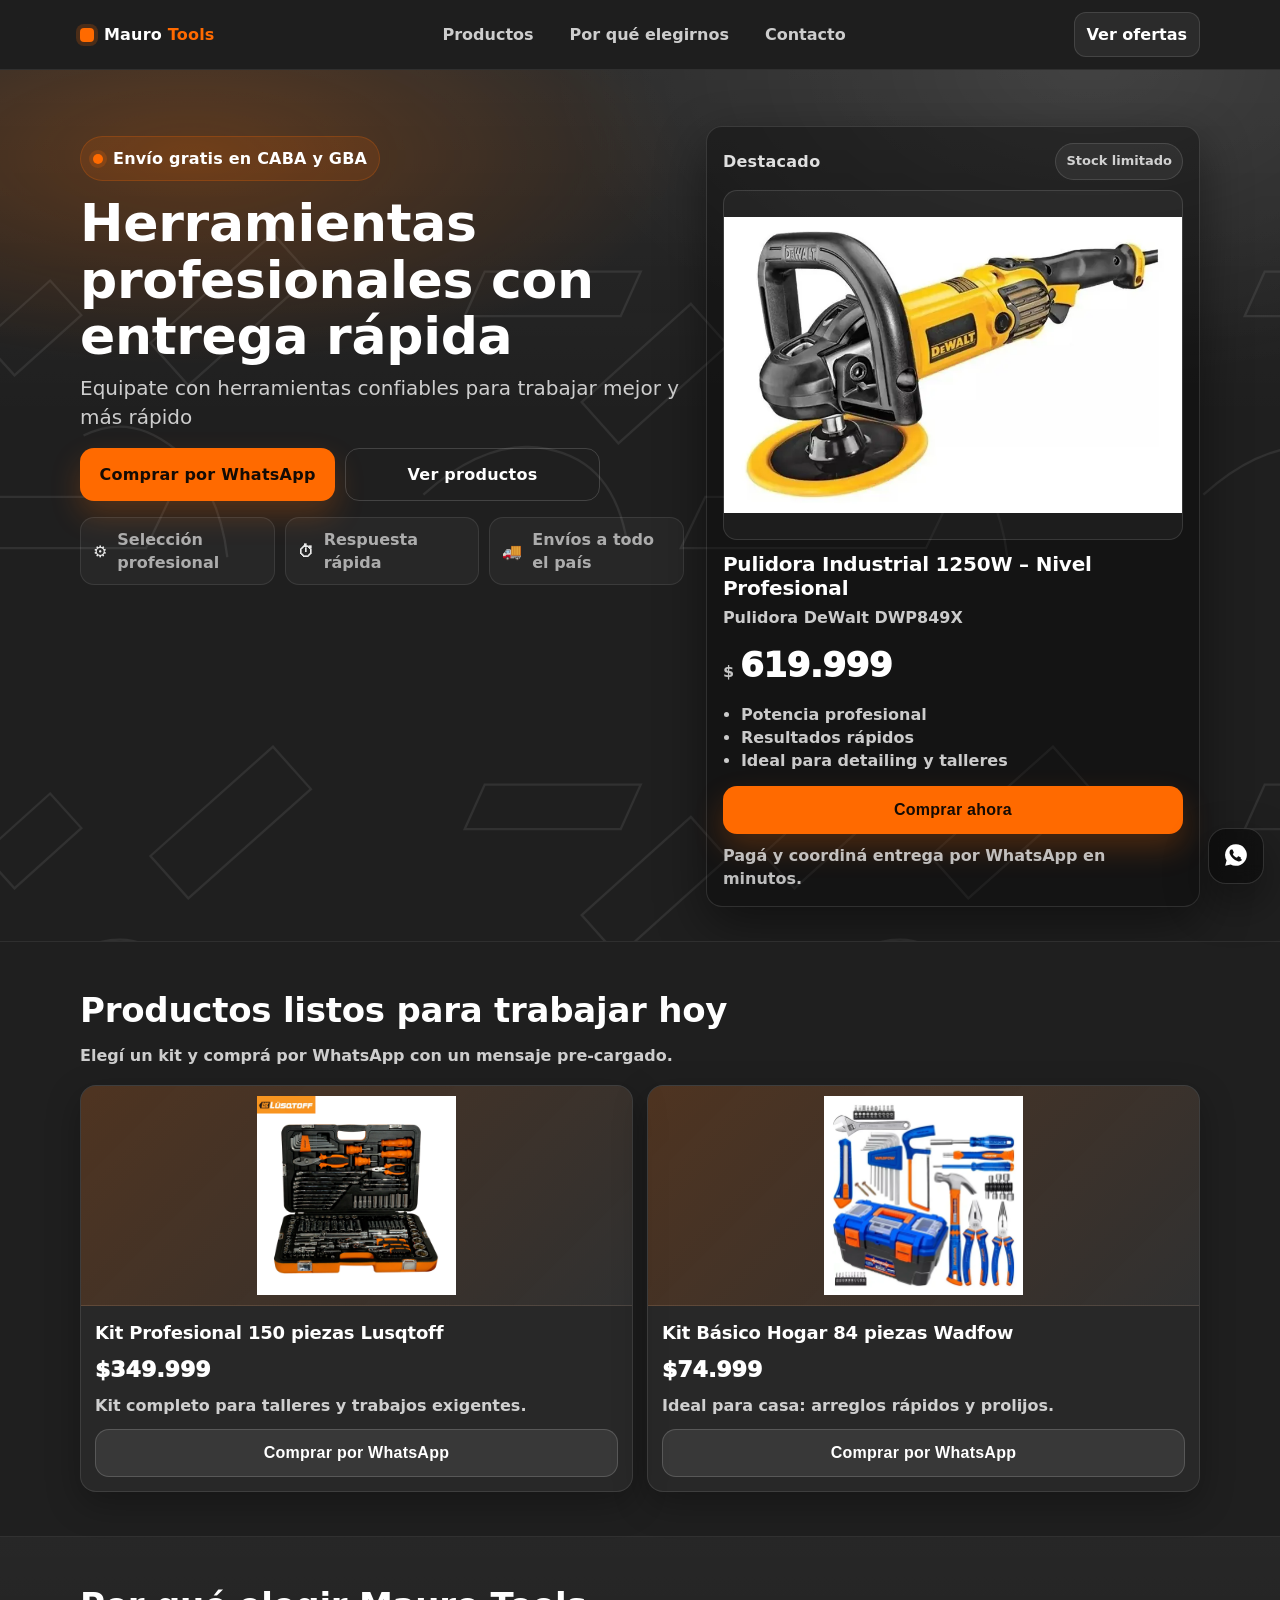
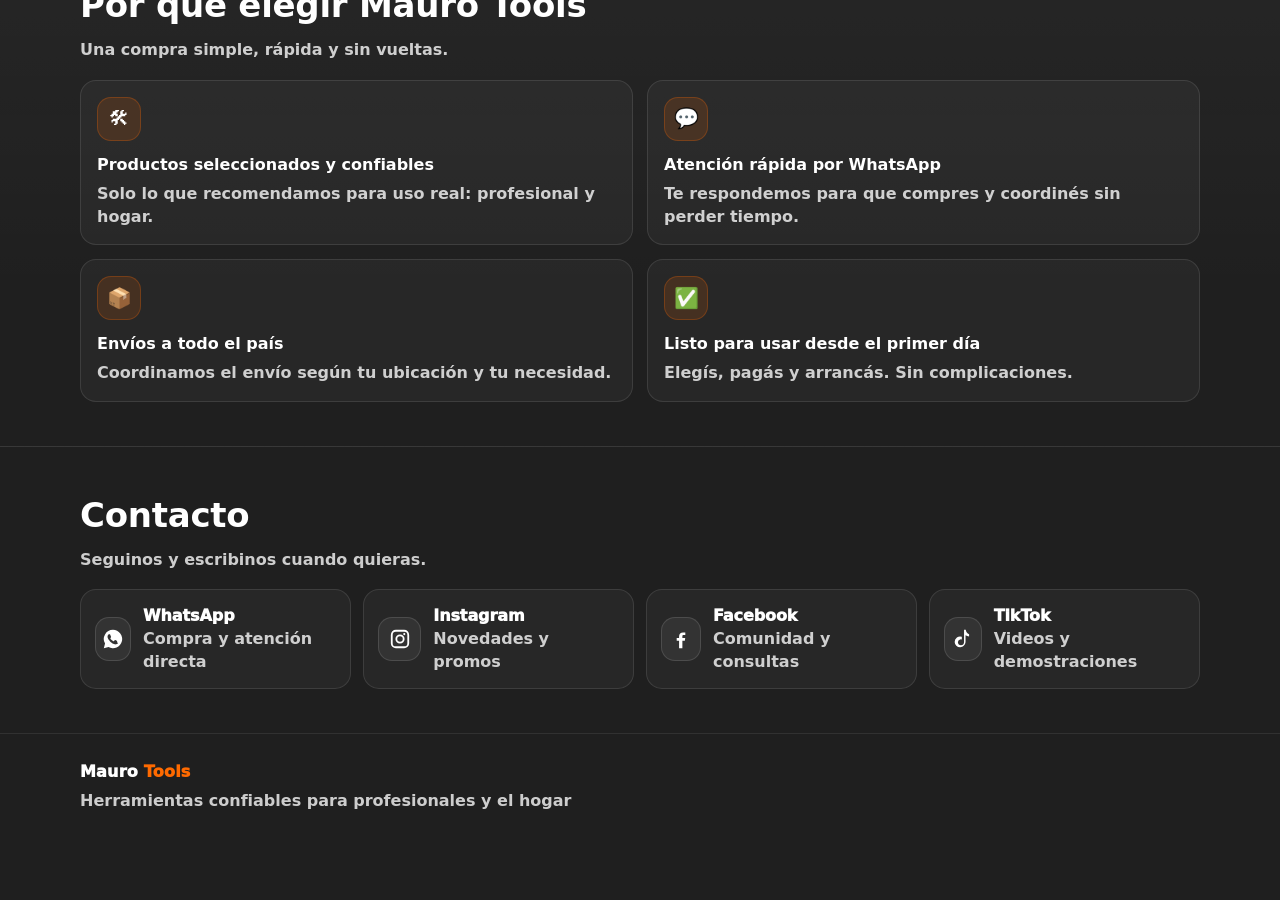
<file: landing/index.html>
<!doctype html>
<html lang="es">
  <head>
    <meta charset="utf-8" />
    <meta name="viewport" content="width=device-width, initial-scale=1" />
    <meta name="theme-color" content="#1f1f1f" />
    <meta
      name="description"
      content="Mauro Tools: herramientas profesionales y para el hogar. Atención rápida por WhatsApp y envíos a todo el país."
    />
    <title>Mauro Tools | Hand Tools Store</title>
    <link rel="preload" href="./css/styles.css" as="style" />
    <link rel="stylesheet" href="./css/styles.css" />
  </head>
  <body>
    <a class="skip-link" href="#productos">Saltar al contenido</a>

    <header class="site-header" id="top">
      <div class="container header-inner">
        <a class="brand" href="#top" aria-label="Mauro Tools, inicio">
          <span class="brand-mark" aria-hidden="true"></span>
          <span class="brand-name">Mauro <span class="brand-accent">Tools</span></span>
        </a>

        <nav class="nav" aria-label="Navegación principal">
          <a class="nav-link" href="#productos">Productos</a>
          <a class="nav-link" href="#beneficios">Por qué elegirnos</a>
          <a class="nav-link" href="#contacto">Contacto</a>
        </nav>

        <a class="header-cta" href="#productos">Ver ofertas</a>
      </div>
    </header>

    <main>
      <section class="hero" aria-label="Hero">
        <div class="hero-bg" aria-hidden="true"></div>
        <div class="container hero-inner">
          <div class="hero-copy">
            <div class="badge">
              <span class="dot" aria-hidden="true"></span>
              Envío gratis en CABA y GBA
            </div>
            <h1 class="hero-title">Herramientas profesionales con entrega rápida</h1>
            <p class="hero-subtitle">
              Equipate con herramientas confiables para trabajar mejor y más rápido
            </p>

            <div class="hero-actions">
              <a
                class="btn btn-primary"
                href="#"
                data-buy
                data-product="Consulta general"
                data-message='Hola, quiero comprar por WhatsApp. Mi número es: [PHONE]'
              >
                Comprar por WhatsApp
              </a>
              <a class="btn btn-ghost" href="#productos">Ver productos</a>
            </div>

            <div class="trust-row" aria-label="Beneficios rápidos">
              <div class="trust-item">
                <span class="trust-ico" aria-hidden="true">⚙</span>
                <span>Selección profesional</span>
              </div>
              <div class="trust-item">
                <span class="trust-ico" aria-hidden="true">⏱</span>
                <span>Respuesta rápida</span>
              </div>
              <div class="trust-item">
                <span class="trust-ico" aria-hidden="true">🚚</span>
                <span>Envíos a todo el país</span>
              </div>
            </div>
          </div>

          <div class="hero-panel" aria-label="Producto destacado">
            <div class="panel-top">
              <span class="panel-eyebrow">Destacado</span>
              <span class="panel-tag">Stock limitado</span>
            </div>
            <img
              class="panel-product-image"
              src="./assets/images/dewalt-pulidora.webp"
              width="900"
              height="640"
              alt="Pulidora DeWalt DWP849X"
              loading="eager"
              decoding="async"
            />
            <h2 class="panel-title">Pulidora Industrial 1250W – Nivel Profesional</h2>
            <p class="panel-sub">Pulidora DeWalt DWP849X</p>
            <div class="panel-price">
              <span class="price-currency">$</span>
              <span class="price-amount">619.999</span>
            </div>
            <ul class="panel-list">
              <li>Potencia profesional</li>
              <li>Resultados rápidos</li>
              <li>Ideal para detailing y talleres</li>
            </ul>
            <button
              class="btn btn-primary btn-full"
              type="button"
              data-buy
              data-product="Pulidora DeWalt DWP849X"
              data-message="Hola, quiero comprar la Pulidora DeWalt con envío gratis. Mi número es: [PHONE]"
            >
              Comprar ahora
            </button>
            <p class="panel-note">Pagá y coordiná entrega por WhatsApp en minutos.</p>
          </div>
        </div>
      </section>

      <section class="section" id="productos" aria-label="Productos">
        <div class="container">
          <div class="section-head">
            <h2 class="section-title">Productos listos para trabajar hoy</h2>
            <p class="section-subtitle">
              Elegí un kit y comprá por WhatsApp con un mensaje pre-cargado.
            </p>
          </div>

          <div class="grid products-grid">
            <article class="card reveal">
              <div class="card-media">
                <img
                  class="card-product-image"
                  src="./assets/images/kit-lusqtoff.webp"
                  width="900"
                  height="640"
                  alt="Kit Profesional 150 piezas Lusqtoff"
                  loading="lazy"
                  decoding="async"
                />
              </div>
              <div class="card-body">
                <h3 class="card-title">Kit Profesional 150 piezas Lusqtoff</h3>
                <div class="card-price">$349.999</div>
                <p class="card-desc">Kit completo para talleres y trabajos exigentes.</p>
                <button
                  class="btn btn-secondary btn-full"
                  type="button"
                  data-buy
                  data-product="Kit Profesional 150 piezas Lusqtoff"
                  data-message="Hola, quiero comprar el Kit Profesional 150 piezas Lusqtoff. Mi número es: [PHONE]"
                >
                  Comprar por WhatsApp
                </button>
              </div>
            </article>

            <article class="card reveal">
              <div class="card-media">
                <img
                  class="card-product-image"
                  src="./assets/images/kit-wadfow.webp"
                  width="900"
                  height="640"
                  alt="Kit Básico Hogar 84 piezas Wadfow"
                  loading="lazy"
                  decoding="async"
                />
              </div>
              <div class="card-body">
                <h3 class="card-title">Kit Básico Hogar 84 piezas Wadfow</h3>
                <div class="card-price">$74.999</div>
                <p class="card-desc">Ideal para casa: arreglos rápidos y prolijos.</p>
                <button
                  class="btn btn-secondary btn-full"
                  type="button"
                  data-buy
                  data-product="Kit Básico Hogar 84 piezas Wadfow"
                  data-message="Hola, quiero comprar el Kit Básico Hogar 84 piezas Wadfow. Mi número es: [PHONE]"
                >
                  Comprar por WhatsApp
                </button>
              </div>
            </article>
          </div>
        </div>
      </section>

      <section class="section section-contrast" id="beneficios" aria-label="Por qué elegirnos">
        <div class="container">
          <div class="section-head">
            <h2 class="section-title">Por qué elegir Mauro Tools</h2>
            <p class="section-subtitle">Una compra simple, rápida y sin vueltas.</p>
          </div>

          <div class="grid why-grid">
            <div class="why-item reveal">
              <div class="why-icon" aria-hidden="true">🛠</div>
              <h3 class="why-title">Productos seleccionados y confiables</h3>
              <p class="why-desc">Solo lo que recomendamos para uso real: profesional y hogar.</p>
            </div>
            <div class="why-item reveal">
              <div class="why-icon" aria-hidden="true">💬</div>
              <h3 class="why-title">Atención rápida por WhatsApp</h3>
              <p class="why-desc">Te respondemos para que compres y coordinés sin perder tiempo.</p>
            </div>
            <div class="why-item reveal">
              <div class="why-icon" aria-hidden="true">📦</div>
              <h3 class="why-title">Envíos a todo el país</h3>
              <p class="why-desc">Coordinamos el envío según tu ubicación y tu necesidad.</p>
            </div>
            <div class="why-item reveal">
              <div class="why-icon" aria-hidden="true">✅</div>
              <h3 class="why-title">Listo para usar desde el primer día</h3>
              <p class="why-desc">Elegís, pagás y arrancás. Sin complicaciones.</p>
            </div>
          </div>
        </div>
      </section>

      <section class="section" id="contacto" aria-label="Social y contacto">
        <div class="container">
          <div class="section-head">
            <h2 class="section-title">Contacto</h2>
            <p class="section-subtitle">Seguinos y escribinos cuando quieras.</p>
          </div>

          <div class="social-grid">
            <a class="social-card reveal" href="#" data-social="whatsapp" aria-label="WhatsApp">
              <span class="social-ico" aria-hidden="true">
                <svg viewBox="0 0 24 24" role="img" aria-hidden="true">
                  <path
                    fill="currentColor"
                    d="M12 2a10 10 0 0 0-8.68 15.02L2 22l5.11-1.28A10 10 0 1 0 12 2Zm5.6 14.49c-.24.67-1.4 1.28-1.93 1.36-.5.07-1.15.1-1.85-.12-.42-.13-.96-.3-1.66-.6-2.9-1.25-4.78-4.33-4.93-4.53-.14-.2-1.18-1.57-1.18-3 0-1.43.75-2.13 1.01-2.42.26-.3.57-.37.76-.37h.55c.17 0 .4-.06.62.47.24.57.82 2 .89 2.14.07.14.12.32.03.52-.09.2-.13.32-.26.49-.13.17-.27.38-.38.5-.13.14-.26.3-.11.58.14.28.63 1.04 1.34 1.68.92.83 1.69 1.08 1.95 1.2.26.12.41.1.56-.06.16-.17.64-.75.81-1.01.17-.26.34-.22.56-.13.22.08 1.41.67 1.65.8.24.13.4.19.46.3.06.1.06.62-.18 1.29Z"
                  />
                </svg>
              </span>
              <div>
                <div class="social-title">WhatsApp</div>
                <div class="social-sub">Compra y atención directa</div>
              </div>
            </a>

            <a class="social-card reveal" href="#" aria-label="Instagram">
              <span class="social-ico" aria-hidden="true">
                <svg viewBox="0 0 24 24" role="img" aria-hidden="true">
                  <path
                    fill="currentColor"
                    d="M7.5 2h9A5.5 5.5 0 0 1 22 7.5v9A5.5 5.5 0 0 1 16.5 22h-9A5.5 5.5 0 0 1 2 16.5v-9A5.5 5.5 0 0 1 7.5 2Zm0 2A3.5 3.5 0 0 0 4 7.5v9A3.5 3.5 0 0 0 7.5 20h9a3.5 3.5 0 0 0 3.5-3.5v-9A3.5 3.5 0 0 0 16.5 4h-9ZM12 7a5 5 0 1 1 0 10a5 5 0 0 1 0-10Zm0 2a3 3 0 1 0 0 6a3 3 0 0 0 0-6Zm5.8-2.35a1.15 1.15 0 1 1-2.3 0a1.15 1.15 0 0 1 2.3 0Z"
                  />
                </svg>
              </span>
              <div>
                <div class="social-title">Instagram</div>
                <div class="social-sub">Novedades y promos</div>
              </div>
            </a>

            <a class="social-card reveal" href="#" aria-label="Facebook">
              <span class="social-ico" aria-hidden="true">
                <svg viewBox="0 0 24 24" role="img" aria-hidden="true">
                  <path
                    fill="currentColor"
                    d="M13.5 22v-8h2.7l.4-3h-3.1V9.1c0-.87.24-1.46 1.5-1.46H16.7V5c-.3-.04-1.34-.13-2.54-.13c-2.52 0-4.25 1.54-4.25 4.37V11H7.3v3h2.61v8h3.59Z"
                  />
                </svg>
              </span>
              <div>
                <div class="social-title">Facebook</div>
                <div class="social-sub">Comunidad y consultas</div>
              </div>
            </a>

            <a class="social-card reveal" href="#" aria-label="TikTok">
              <span class="social-ico" aria-hidden="true">
                <svg viewBox="0 0 24 24" role="img" aria-hidden="true">
                  <path
                    fill="currentColor"
                    d="M15 2c.25 2.2 1.62 3.98 3.65 4.75V9.3c-1.41.02-2.74-.42-3.88-1.26v7.03c0 3.27-2.66 5.93-5.93 5.93A5.93 5.93 0 0 1 2.9 15.3a5.93 5.93 0 0 1 7.82-5.66v2.83a3.36 3.36 0 0 0-1.88-.06a3.34 3.34 0 0 0-2.4 3.2a3.36 3.36 0 0 0 6.7 0V2h1.86Z"
                  />
                </svg>
              </span>
              <div>
                <div class="social-title">TikTok</div>
                <div class="social-sub">Videos y demostraciones</div>
              </div>
            </a>
          </div>
        </div>
      </section>
    </main>

    <footer class="footer" aria-label="Footer">
      <div class="container footer-inner">
        <div class="footer-brand">Mauro <span class="brand-accent">Tools</span></div>
        <p class="footer-text">Herramientas confiables para profesionales y el hogar</p>
      </div>
    </footer>

    <button
      class="fab-whatsapp"
      type="button"
      aria-label="Abrir WhatsApp"
      data-fab-whatsapp
      title="WhatsApp"
    >
      <span aria-hidden="true">
        <svg viewBox="0 0 24 24" role="img" aria-hidden="true">
          <path
            fill="currentColor"
            d="M12 2a10 10 0 0 0-8.68 15.02L2 22l5.11-1.28A10 10 0 1 0 12 2Zm5.6 14.49c-.24.67-1.4 1.28-1.93 1.36-.5.07-1.15.1-1.85-.12-.42-.13-.96-.3-1.66-.6-2.9-1.25-4.78-4.33-4.93-4.53-.14-.2-1.18-1.57-1.18-3 0-1.43.75-2.13 1.01-2.42.26-.3.57-.37.76-.37h.55c.17 0 .4-.06.62.47.24.57.82 2 .89 2.14.07.14.12.32.03.52-.09.2-.13.32-.26.49-.13.17-.27.38-.38.5-.13.14-.26.3-.11.58.14.28.63 1.04 1.34 1.68.92.83 1.69 1.08 1.95 1.2.26.12.41.1.56-.06.16-.17.64-.75.81-1.01.17-.26.34-.22.56-.13.22.08 1.41.67 1.65.8.24.13.4.19.46.3.06.1.06.62-.18 1.29Z"
          />
        </svg>
      </span>
    </button>

    <div class="modal" role="dialog" aria-modal="true" aria-labelledby="modalTitle" hidden>
      <div class="modal-backdrop" data-modal-close aria-hidden="true"></div>
      <div class="modal-card" role="document">
        <div class="modal-head">
          <div>
            <div class="modal-kicker">Comprar por WhatsApp</div>
            <h3 class="modal-title" id="modalTitle">Confirmá tu número</h3>
          </div>
          <button class="icon-btn" type="button" data-modal-close aria-label="Cerrar">
            <span aria-hidden="true">✕</span>
          </button>
        </div>

        <form class="modal-form" data-modal-form>
          <label class="field">
            <span class="field-label">Tu número de teléfono</span>
            <input
              class="field-input"
              inputmode="numeric"
              autocomplete="tel"
              placeholder="Ej: 1123456789"
              required
              name="phone"
              data-phone-input
            />
            <span class="field-help">Solo números, sin espacios ni símbolos.</span>
          </label>

          <div class="modal-actions">
            <button class="btn btn-secondary btn-full" type="submit">Ir a WhatsApp</button>
            <button class="btn btn-ghost btn-full" type="button" data-modal-close>
              Cancelar
            </button>
          </div>

          <p class="form-error" role="alert" aria-live="polite" data-form-error></p>
          <p class="form-legal">
            Al continuar, se abrirá WhatsApp con un mensaje pre-cargado.
          </p>
        </form>
      </div>
    </div>

    <script defer src="./js/main.js"></script>
  </body>
</html>
</file>
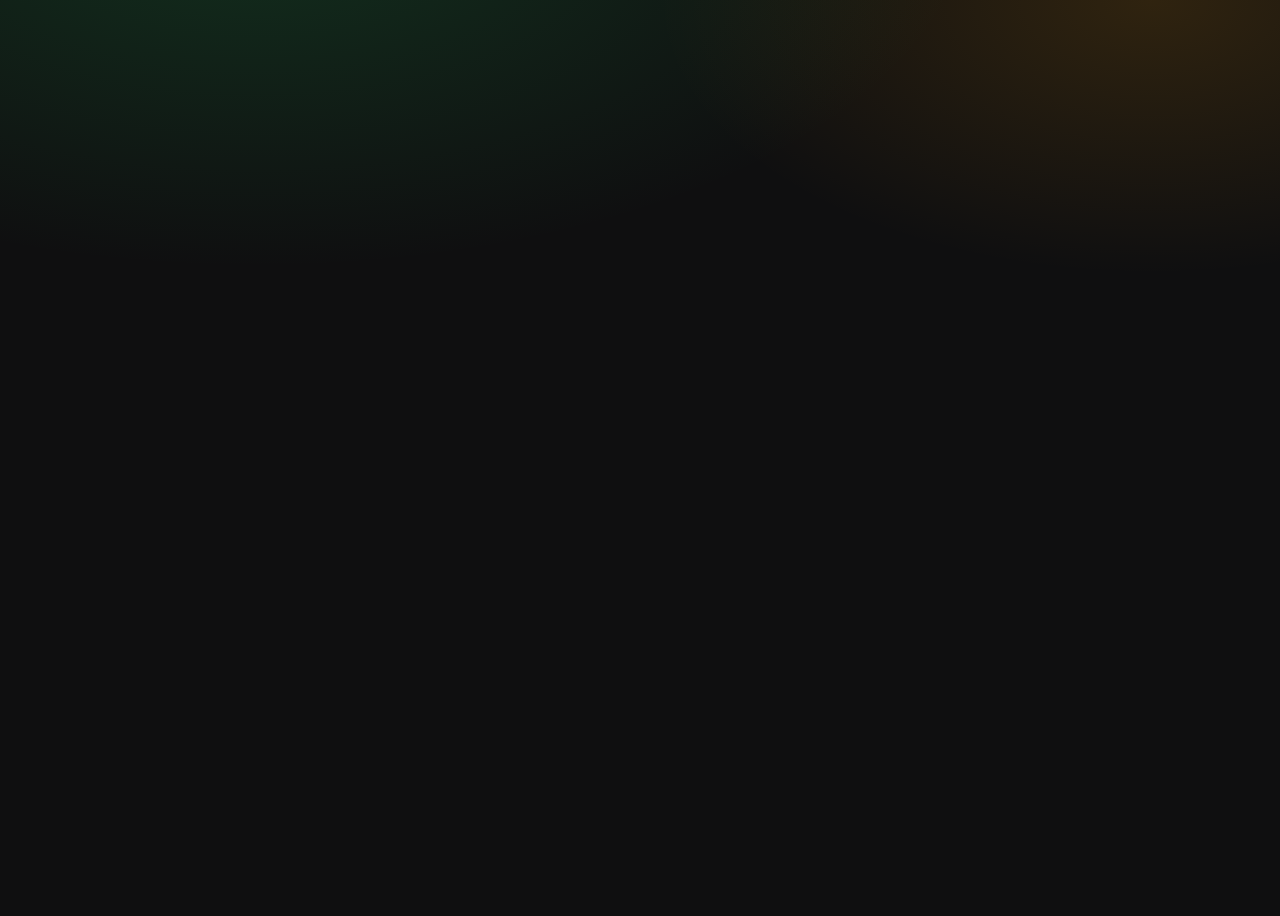
<file: docs/admin.html>
<!doctype html>
<html lang="es">
  <head>
    <meta charset="utf-8" />
    <meta name="viewport" content="width=device-width, initial-scale=1" />
    <meta name="theme-color" content="#0f0f10" />
    <title>Admin | Mauro Tools</title>
    <link rel="stylesheet" href="./css/admin.css" />
  </head>
  <body class="admin">
    <div class="wrap">
      <div class="topbar">
        <div>
          <h1>Panel de artículos</h1>
          <p class="sub">
            Gestioná artículos (crear, editar, eliminar, ocultar/mostrar). Se guardan en tu navegador (localStorage).
          </p>
        </div>
        <div class="actions">
          <button class="btn" type="button" data-action="reset">Restaurar defaults</button>
          <a class="btn btn-primary" href="./index.html">Volver a la landing</a>
        </div>
      </div>

      <div class="grid">
        <section class="panel" aria-label="Editor de artículo">
          <h2 data-form-title>Nuevo artículo</h2>

          <form data-article-form>
            <div class="field">
              <label for="title">Título</label>
              <input id="title" name="title" required maxlength="120" autocomplete="off" />
            </div>

            <div class="field">
              <label for="content">Contenido</label>
              <textarea id="content" name="content" required></textarea>
            </div>

            <div class="row">
              <label class="row" style="gap: 8px">
                <input type="checkbox" name="visible" checked />
                <span class="small">Visible en la landing</span>
              </label>
            </div>

            <div class="row" style="margin-top: 12px">
              <button class="btn btn-primary" type="submit" data-save>Guardar</button>
              <button class="btn" type="button" data-cancel hidden>Cancelar</button>
              <button class="btn btn-danger" type="button" data-delete hidden>Eliminar</button>
            </div>

            <p class="error" data-error hidden></p>
            <p class="ok" data-ok hidden></p>
            <p class="hint">
              Tip: si editás un artículo, guardá y recargá la landing para ver el cambio.
            </p>
          </form>
        </section>

        <section class="panel" aria-label="Listado de artículos">
          <h2>Artículos</h2>
          <div class="list" data-list></div>
        </section>
      </div>
    </div>

    <script defer src="./js/admin.js"></script>
  </body>
</html>
</file>
<file: landing/css/styles.css>
:root {
  --bg: #1f1f1f;
  --panel: rgba(255, 255, 255, 0.06);
  --panel-2: rgba(255, 255, 255, 0.09);
  --text: #ffffff;
  --muted: rgba(255, 255, 255, 0.78);
  --muted-2: rgba(255, 255, 255, 0.62);
  --orange: #ff6a00;
  --ring: rgba(255, 106, 0, 0.4);
  --stroke: rgba(255, 255, 255, 0.14);
  --shadow: 0 18px 50px rgba(0, 0, 0, 0.45);
  --radius: 16px;
  --radius-sm: 12px;
  --container: 1120px;
}

*,
*::before,
*::after {
  box-sizing: border-box;
}

html {
  scroll-behavior: smooth;
}

body {
  margin: 0;
  font-family: ui-sans-serif, system-ui, -apple-system, Segoe UI, Roboto, Arial,
    "Noto Sans", "Apple Color Emoji", "Segoe UI Emoji";
  background: var(--bg);
  color: var(--text);
  line-height: 1.45;
}

a {
  color: inherit;
  text-decoration: none;
}

.container {
  width: min(100% - 32px, var(--container));
  margin: 0 auto;
}

.skip-link {
  position: absolute;
  left: 12px;
  top: 12px;
  padding: 10px 12px;
  background: #000;
  border: 1px solid var(--stroke);
  border-radius: 10px;
  transform: translateY(-140%);
  transition: transform 180ms ease;
  z-index: 9999;
}

.skip-link:focus {
  transform: translateY(0);
  outline: 2px solid var(--orange);
  outline-offset: 2px;
}

.site-header {
  position: sticky;
  top: 0;
  z-index: 50;
  background: rgba(31, 31, 31, 0.78);
  backdrop-filter: blur(14px);
  border-bottom: 1px solid rgba(255, 255, 255, 0.08);
}

.header-inner {
  display: grid;
  grid-template-columns: 1fr auto;
  gap: 10px;
  align-items: center;
  padding: 12px 0;
}

.brand {
  display: inline-flex;
  align-items: center;
  gap: 10px;
  min-width: 0;
}

.brand-mark {
  width: 14px;
  height: 14px;
  background: var(--orange);
  border-radius: 4px;
  box-shadow: 0 0 0 4px rgba(255, 106, 0, 0.2);
}

.brand-name {
  font-weight: 800;
  letter-spacing: 0.2px;
  white-space: nowrap;
}

.brand-accent {
  color: var(--orange);
}

.nav {
  display: none;
  gap: 16px;
  align-items: center;
}

.nav-link {
  color: var(--muted);
  font-weight: 600;
  padding: 10px 10px;
  border-radius: 10px;
  transition: background 160ms ease, color 160ms ease;
}

.nav-link:hover {
  background: rgba(255, 255, 255, 0.06);
  color: #fff;
}

.header-cta {
  display: inline-flex;
  align-items: center;
  justify-content: center;
  padding: 10px 12px;
  border-radius: 12px;
  background: rgba(255, 255, 255, 0.06);
  border: 1px solid rgba(255, 255, 255, 0.12);
  font-weight: 700;
  transition: transform 160ms ease, background 160ms ease, border-color 160ms ease;
}

.header-cta:hover {
  transform: translateY(-1px);
  background: rgba(255, 255, 255, 0.085);
  border-color: rgba(255, 255, 255, 0.18);
}

.hero {
  position: relative;
  padding: 34px 0 24px;
  overflow: hidden;
  border-bottom: 1px solid rgba(255, 255, 255, 0.07);
}

.hero-bg {
  position: absolute;
  inset: -2px;
  background:
    radial-gradient(900px 380px at 15% 10%, rgba(255, 106, 0, 0.24), transparent 55%),
    radial-gradient(900px 520px at 85% 0%, rgba(255, 255, 255, 0.10), transparent 60%),
    linear-gradient(180deg, rgba(255, 255, 255, 0.06), transparent 40%),
    url("data:image/svg+xml,%3Csvg xmlns='http://www.w3.org/2000/svg' width='700' height='460' viewBox='0 0 700 460'%3E%3Cg fill='none' stroke='%23ffffff' stroke-opacity='0.08' stroke-width='2'%3E%3Cpath d='M65 318c38-34 75-48 111-41 41 8 64 36 72 85'/%3E%3Cpath d='M207 235l98-88 33 37-98 88z'/%3E%3Cpath d='M370 180l60-54 28 31-60 54z'/%3E%3Cpath d='M460 265c28-14 55-10 82 12 26 22 42 54 47 97'/%3E%3Cpath d='M520 182l110-98 34 38-110 98z'/%3E%3Cpath d='M120 118h140l-18 40H102z'/%3E%3Cpath d='M318 320h220l-22 46H296z'/%3E%3C/g%3E%3C/svg%3E");
  background-size: cover, cover, cover, 780px auto;
  background-position: center, center, top, 70% 20%;
  filter: saturate(1.02) contrast(1.05);
}

.hero-inner {
  position: relative;
  display: grid;
  gap: 18px;
}

.hero-copy {
  padding: 10px 0;
}

.badge {
  display: inline-flex;
  align-items: center;
  gap: 10px;
  padding: 10px 12px;
  border-radius: 999px;
  background: rgba(255, 106, 0, 0.12);
  border: 1px solid rgba(255, 106, 0, 0.22);
  color: #fff;
  font-weight: 800;
  letter-spacing: 0.2px;
}

.badge .dot {
  width: 10px;
  height: 10px;
  border-radius: 999px;
  background: var(--orange);
  box-shadow: 0 0 0 4px rgba(255, 106, 0, 0.2);
}

.hero-title {
  margin: 14px 0 10px;
  font-size: clamp(28px, 4.8vw, 52px);
  line-height: 1.08;
  letter-spacing: -0.3px;
}

.hero-subtitle {
  margin: 0 0 16px;
  color: var(--muted);
  font-size: clamp(16px, 2.1vw, 20px);
  max-width: 48ch;
}

.hero-actions {
  display: grid;
  gap: 10px;
}

.btn {
  appearance: none;
  border: 1px solid transparent;
  cursor: pointer;
  border-radius: 14px;
  padding: 14px 16px;
  font-weight: 900;
  letter-spacing: 0.25px;
  font-size: 16px;
  transition: transform 160ms ease, box-shadow 160ms ease, background 160ms ease,
    border-color 160ms ease, color 160ms ease;
  user-select: none;
  text-align: center;
}

.btn:active {
  transform: translateY(1px);
}

.btn-primary {
  background: var(--orange);
  color: #140b04;
  box-shadow: 0 14px 30px rgba(255, 106, 0, 0.23);
}

.btn-primary:hover {
  transform: translateY(-1px);
  box-shadow: 0 18px 42px rgba(255, 106, 0, 0.3);
}

.btn-secondary {
  background: rgba(255, 255, 255, 0.08);
  color: #fff;
  border-color: rgba(255, 255, 255, 0.16);
}

.btn-secondary:hover {
  transform: translateY(-1px);
  background: rgba(255, 255, 255, 0.11);
  border-color: rgba(255, 255, 255, 0.2);
}

.btn-ghost {
  background: transparent;
  color: #fff;
  border-color: rgba(255, 255, 255, 0.16);
}

.btn-ghost:hover {
  transform: translateY(-1px);
  background: rgba(255, 255, 255, 0.06);
}

.btn-full {
  width: 100%;
}

.trust-row {
  display: grid;
  grid-template-columns: 1fr;
  gap: 10px;
  margin-top: 16px;
  color: var(--muted-2);
  font-weight: 700;
}

.trust-item {
  display: inline-flex;
  align-items: center;
  gap: 10px;
  padding: 10px 12px;
  border-radius: 14px;
  background: rgba(255, 255, 255, 0.04);
  border: 1px solid rgba(255, 255, 255, 0.09);
}

.trust-ico {
  color: rgba(255, 255, 255, 0.9);
}

.hero-panel {
  border-radius: var(--radius);
  background: rgba(0, 0, 0, 0.35);
  border: 1px solid rgba(255, 255, 255, 0.12);
  box-shadow: var(--shadow);
  padding: 16px;
}

.panel-product-image {
  width: 100%;
  height: clamp(250px, 34vw, 350px);
  display: block;
  margin: 10px 0 12px;
  border-radius: 14px;
  object-fit: contain;
  object-position: center;
  background: rgba(255, 255, 255, 0.04);
  border: 1px solid rgba(255, 255, 255, 0.12);
  transition: transform 160ms ease, box-shadow 160ms ease;
}

.panel-top {
  display: flex;
  align-items: center;
  justify-content: space-between;
  gap: 10px;
  margin-bottom: 10px;
}

.panel-eyebrow {
  font-weight: 900;
  color: rgba(255, 255, 255, 0.86);
  letter-spacing: 0.3px;
}

.panel-tag {
  padding: 8px 10px;
  border-radius: 999px;
  background: rgba(255, 255, 255, 0.06);
  border: 1px solid rgba(255, 255, 255, 0.12);
  color: var(--muted);
  font-weight: 800;
  font-size: 13px;
}

.panel-title {
  margin: 0;
  font-size: 20px;
  line-height: 1.2;
  letter-spacing: -0.2px;
}

.panel-sub {
  margin: 6px 0 12px;
  color: var(--muted);
  font-weight: 700;
}

.panel-price {
  display: flex;
  align-items: baseline;
  gap: 6px;
  margin: 2px 0 12px;
}

.price-currency {
  color: rgba(255, 255, 255, 0.75);
  font-weight: 900;
}

.price-amount {
  font-size: 34px;
  font-weight: 950;
  letter-spacing: -0.4px;
}

.panel-list {
  margin: 0 0 14px;
  padding-left: 18px;
  color: var(--muted);
  font-weight: 700;
}

.panel-note {
  margin: 10px 0 0;
  color: rgba(255, 255, 255, 0.72);
  font-weight: 700;
}

.section {
  padding: 44px 0;
}

.section-contrast {
  background: linear-gradient(180deg, rgba(255, 255, 255, 0.035), transparent 70%);
  border-top: 1px solid rgba(255, 255, 255, 0.08);
  border-bottom: 1px solid rgba(255, 255, 255, 0.08);
}

.section-head {
  margin-bottom: 18px;
}

.section-title {
  margin: 0 0 8px;
  font-size: clamp(22px, 3.6vw, 34px);
  letter-spacing: -0.25px;
}

.section-subtitle {
  margin: 0;
  color: var(--muted);
  font-weight: 650;
  max-width: 68ch;
}

.grid {
  display: grid;
  gap: 14px;
}

.products-grid {
  grid-template-columns: 1fr;
}

.card {
  border-radius: var(--radius);
  overflow: hidden;
  background: rgba(255, 255, 255, 0.045);
  border: 1px solid rgba(255, 255, 255, 0.10);
  box-shadow: 0 12px 34px rgba(0, 0, 0, 0.28);
  transition: transform 160ms ease, border-color 160ms ease, background 160ms ease;
}

.card:hover {
  transform: translateY(-3px);
  border-color: rgba(255, 106, 0, 0.30);
  background: rgba(255, 255, 255, 0.055);
}

.card-media {
  height: 220px;
  background: linear-gradient(
    135deg,
    rgba(255, 106, 0, 0.18),
    rgba(255, 255, 255, 0.04)
  );
  border-bottom: 1px solid rgba(255, 255, 255, 0.10);
  position: relative;
}

.card-product-image {
  width: 100%;
  height: 100%;
  display: block;
  padding: 10px;
  object-fit: contain;
  object-position: center;
  transition: transform 160ms ease, filter 160ms ease;
}

.hero-panel:hover .panel-product-image {
  transform: scale(1.01);
  box-shadow: 0 12px 26px rgba(0, 0, 0, 0.28);
}

.card:hover .card-product-image {
  transform: scale(1.02);
  filter: drop-shadow(0 10px 18px rgba(0, 0, 0, 0.28));
}

.tool-illustration {
  position: absolute;
  inset: 16px;
  border-radius: 14px;
  background:
    radial-gradient(100px 60px at 20% 35%, rgba(0, 0, 0, 0.35), transparent 60%),
    radial-gradient(140px 90px at 78% 70%, rgba(0, 0, 0, 0.32), transparent 60%),
    linear-gradient(180deg, rgba(255, 255, 255, 0.08), rgba(0, 0, 0, 0.18));
  border: 1px solid rgba(255, 255, 255, 0.14);
}

.tool-illustration-alt {
  background:
    radial-gradient(120px 70px at 70% 35%, rgba(0, 0, 0, 0.35), transparent 60%),
    radial-gradient(120px 80px at 25% 80%, rgba(0, 0, 0, 0.32), transparent 60%),
    linear-gradient(180deg, rgba(255, 255, 255, 0.08), rgba(0, 0, 0, 0.18));
}

.card-body {
  padding: 14px;
}

.card-title {
  margin: 0 0 8px;
  font-size: 18px;
  letter-spacing: -0.2px;
}

.card-price {
  font-size: 22px;
  font-weight: 950;
  color: #fff;
  margin-bottom: 8px;
}

.card-desc {
  margin: 0 0 12px;
  color: var(--muted);
  font-weight: 650;
}

.why-grid {
  grid-template-columns: 1fr;
}

.why-item {
  border-radius: var(--radius);
  padding: 16px;
  background: rgba(255, 255, 255, 0.04);
  border: 1px solid rgba(255, 255, 255, 0.10);
  transition: transform 160ms ease, border-color 160ms ease;
}

.why-item:hover {
  transform: translateY(-2px);
  border-color: rgba(255, 106, 0, 0.25);
}

.why-icon {
  width: 44px;
  height: 44px;
  border-radius: 14px;
  display: grid;
  place-items: center;
  background: rgba(255, 106, 0, 0.14);
  border: 1px solid rgba(255, 106, 0, 0.26);
  margin-bottom: 12px;
  font-size: 20px;
}

.why-title {
  margin: 0 0 6px;
  font-size: 16px;
}

.why-desc {
  margin: 0;
  color: var(--muted);
  font-weight: 650;
}

.social-grid {
  display: grid;
  gap: 12px;
  grid-template-columns: 1fr;
}

.social-card {
  display: flex;
  gap: 12px;
  align-items: center;
  padding: 14px;
  border-radius: var(--radius);
  background: rgba(255, 255, 255, 0.04);
  border: 1px solid rgba(255, 255, 255, 0.10);
  transition: transform 160ms ease, border-color 160ms ease, background 160ms ease;
}

.social-card:hover {
  transform: translateY(-2px);
  border-color: rgba(255, 106, 0, 0.25);
  background: rgba(255, 255, 255, 0.055);
}

.social-ico {
  width: 44px;
  height: 44px;
  border-radius: 14px;
  display: grid;
  place-items: center;
  background: rgba(255, 255, 255, 0.06);
  border: 1px solid rgba(255, 255, 255, 0.12);
  color: #fff;
}

.social-ico svg {
  width: 22px;
  height: 22px;
}

.social-title {
  font-weight: 950;
  letter-spacing: -0.1px;
}

.social-sub {
  color: var(--muted);
  font-weight: 650;
}

.footer {
  padding: 26px 0 88px;
  border-top: 1px solid rgba(255, 255, 255, 0.08);
}

.footer-inner {
  display: grid;
  gap: 6px;
}

.footer-brand {
  font-weight: 950;
  letter-spacing: 0.2px;
}

.footer-text {
  margin: 0;
  color: var(--muted);
  font-weight: 650;
}

.fab-whatsapp {
  position: fixed;
  right: 16px;
  bottom: 16px;
  width: 56px;
  height: 56px;
  border-radius: 18px;
  border: 1px solid rgba(255, 255, 255, 0.14);
  background: rgba(0, 0, 0, 0.45);
  backdrop-filter: blur(10px);
  box-shadow: 0 18px 44px rgba(0, 0, 0, 0.4);
  display: grid;
  place-items: center;
  cursor: pointer;
  transition: transform 160ms ease, border-color 160ms ease, background 160ms ease;
  z-index: 60;
  color: #fff;
}

.fab-whatsapp:hover {
  transform: translateY(-2px);
  border-color: rgba(255, 106, 0, 0.35);
  background: rgba(0, 0, 0, 0.55);
}

.fab-whatsapp svg {
  width: 26px;
  height: 26px;
}

.modal[hidden] {
  display: none;
}

.modal {
  position: fixed;
  inset: 0;
  z-index: 80;
  display: grid;
  place-items: center;
  padding: 16px;
}

.modal-backdrop {
  position: absolute;
  inset: 0;
  background: rgba(0, 0, 0, 0.62);
}

.modal-card {
  position: relative;
  width: min(520px, 100%);
  border-radius: 18px;
  background: rgba(31, 31, 31, 0.96);
  border: 1px solid rgba(255, 255, 255, 0.12);
  box-shadow: var(--shadow);
  padding: 14px;
}

.modal-head {
  display: flex;
  justify-content: space-between;
  align-items: flex-start;
  gap: 12px;
  margin-bottom: 10px;
}

.modal-kicker {
  color: var(--muted);
  font-weight: 800;
  font-size: 13px;
}

.modal-title {
  margin: 2px 0 0;
  font-size: 18px;
  letter-spacing: -0.2px;
}

.icon-btn {
  width: 44px;
  height: 44px;
  border-radius: 14px;
  border: 1px solid rgba(255, 255, 255, 0.12);
  background: rgba(255, 255, 255, 0.06);
  color: #fff;
  cursor: pointer;
  transition: transform 160ms ease, background 160ms ease, border-color 160ms ease;
}

.icon-btn:hover {
  transform: translateY(-1px);
  background: rgba(255, 255, 255, 0.085);
  border-color: rgba(255, 255, 255, 0.18);
}

.modal-form {
  display: grid;
  gap: 12px;
}

.field {
  display: grid;
  gap: 8px;
}

.field-label {
  font-weight: 900;
}

.field-input {
  width: 100%;
  padding: 14px 14px;
  border-radius: 14px;
  border: 1px solid rgba(255, 255, 255, 0.14);
  background: rgba(0, 0, 0, 0.35);
  color: #fff;
  font-weight: 800;
  letter-spacing: 0.2px;
  outline: none;
}

.field-input:focus {
  border-color: rgba(255, 106, 0, 0.55);
  box-shadow: 0 0 0 4px var(--ring);
}

.field-help {
  color: var(--muted-2);
  font-weight: 650;
  font-size: 13px;
}

.modal-actions {
  display: grid;
  gap: 10px;
}

.form-error {
  margin: 0;
  color: #ffd6b9;
  font-weight: 800;
  min-height: 1.2em;
}

.form-legal {
  margin: 0;
  color: var(--muted-2);
  font-weight: 650;
  font-size: 13px;
}

.reveal {
  opacity: 0;
  transform: translateY(10px);
  transition: opacity 420ms ease, transform 420ms ease;
}

.reveal.is-visible {
  opacity: 1;
  transform: translateY(0);
}

@media (min-width: 720px) {
  .header-inner {
    grid-template-columns: auto 1fr auto;
  }

  .nav {
    display: inline-flex;
    justify-content: center;
  }

  .hero {
    padding: 56px 0 34px;
  }

  .hero-inner {
    grid-template-columns: 1.1fr 0.9fr;
    align-items: start;
    gap: 22px;
  }

  .hero-actions {
    grid-template-columns: 1fr 1fr;
    max-width: 520px;
  }

  .trust-row {
    grid-template-columns: repeat(3, 1fr);
  }

  .products-grid {
    grid-template-columns: repeat(2, 1fr);
  }

  .why-grid {
    grid-template-columns: repeat(2, 1fr);
  }

  .social-grid {
    grid-template-columns: repeat(2, 1fr);
  }

  .modal-actions {
    grid-template-columns: 1fr 1fr;
  }
}

@media (min-width: 1024px) {
  .social-grid {
    grid-template-columns: repeat(4, 1fr);
  }
}

@media (prefers-reduced-motion: reduce) {
  html {
    scroll-behavior: auto;
  }

  .reveal,
  .btn,
  .card,
  .social-card,
  .why-item,
  .header-cta,
  .fab-whatsapp {
    transition: none !important;
  }
}
</file>
<file: docs/css/admin.css>
.admin {
  --bg: #0f0f10;
  --panel: #17171a;
  --text: #f2f2f2;
  --muted: #b6b6b6;
  --border: rgba(255, 255, 255, 0.12);
  --accent: #22c55e;
  --danger: #ef4444;
  --warn: #f59e0b;

  color: var(--text);
  background: radial-gradient(1200px 600px at 20% -10%, rgba(34, 197, 94, 0.18), transparent 60%),
    radial-gradient(900px 500px at 90% 0%, rgba(245, 158, 11, 0.14), transparent 55%),
    var(--bg);
  min-height: 100vh;
  font-family: system-ui, -apple-system, Segoe UI, Roboto, Arial, sans-serif;
}

.admin * {
  box-sizing: border-box;
}

.admin .wrap {
  max-width: 980px;
  margin: 0 auto;
  padding: 28px 18px 64px;
}

.admin .topbar {
  display: flex;
  align-items: flex-start;
  justify-content: space-between;
  gap: 16px;
  margin-bottom: 18px;
}

.admin h1 {
  font-size: 22px;
  margin: 0;
}

.admin .sub {
  margin: 6px 0 0;
  color: var(--muted);
  font-size: 13px;
}

.admin .actions {
  display: flex;
  gap: 10px;
  flex-wrap: wrap;
  justify-content: flex-end;
}

.admin .btn {
  appearance: none;
  border: 1px solid var(--border);
  background: rgba(255, 255, 255, 0.06);
  color: var(--text);
  padding: 10px 12px;
  border-radius: 12px;
  cursor: pointer;
  font-weight: 600;
  font-size: 13px;
}

.admin .btn:hover {
  background: rgba(255, 255, 255, 0.1);
}

.admin .btn-primary {
  background: rgba(34, 197, 94, 0.16);
  border-color: rgba(34, 197, 94, 0.38);
}

.admin .btn-danger {
  background: rgba(239, 68, 68, 0.14);
  border-color: rgba(239, 68, 68, 0.35);
}

.admin .grid {
  display: grid;
  grid-template-columns: 1fr;
  gap: 14px;
}

@media (min-width: 820px) {
  .admin .grid {
    grid-template-columns: 360px 1fr;
    align-items: start;
  }
}

.admin .panel {
  background: rgba(255, 255, 255, 0.04);
  border: 1px solid var(--border);
  border-radius: 16px;
  padding: 14px;
}

.admin .panel h2 {
  font-size: 15px;
  margin: 0 0 10px;
}

.admin .field {
  display: grid;
  gap: 6px;
  margin-bottom: 10px;
}

.admin label {
  color: var(--muted);
  font-size: 12px;
}

.admin input,
.admin textarea {
  width: 100%;
  padding: 10px 10px;
  border-radius: 12px;
  border: 1px solid var(--border);
  background: rgba(0, 0, 0, 0.25);
  color: var(--text);
  outline: none;
}

.admin textarea {
  min-height: 140px;
  resize: vertical;
}

.admin .row {
  display: flex;
  gap: 10px;
  align-items: center;
  flex-wrap: wrap;
}

.admin .hint {
  color: var(--muted);
  font-size: 12px;
  margin-top: 6px;
}

.admin .list {
  display: grid;
  gap: 10px;
}

.admin .item {
  display: grid;
  gap: 8px;
  padding: 12px;
  border-radius: 14px;
  border: 1px solid var(--border);
  background: rgba(255, 255, 255, 0.03);
}

.admin .item-title {
  display: flex;
  justify-content: space-between;
  gap: 10px;
  align-items: center;
}

.admin .badge {
  font-size: 11px;
  padding: 4px 8px;
  border-radius: 999px;
  border: 1px solid var(--border);
  color: var(--muted);
}

.admin .badge-on {
  border-color: rgba(34, 197, 94, 0.45);
  color: #b9f6c8;
  background: rgba(34, 197, 94, 0.14);
}

.admin .badge-off {
  border-color: rgba(245, 158, 11, 0.5);
  color: #ffe0b2;
  background: rgba(245, 158, 11, 0.12);
}

.admin .item p {
  margin: 0;
  color: var(--muted);
  font-size: 13px;
  line-height: 1.35;
  white-space: pre-wrap;
}

.admin .small {
  font-size: 12px;
  color: var(--muted);
}

.admin .error {
  color: #fecaca;
  margin: 10px 0 0;
  font-size: 12px;
}

.admin .ok {
  color: #bbf7d0;
  margin: 10px 0 0;
  font-size: 12px;
}
</file>
